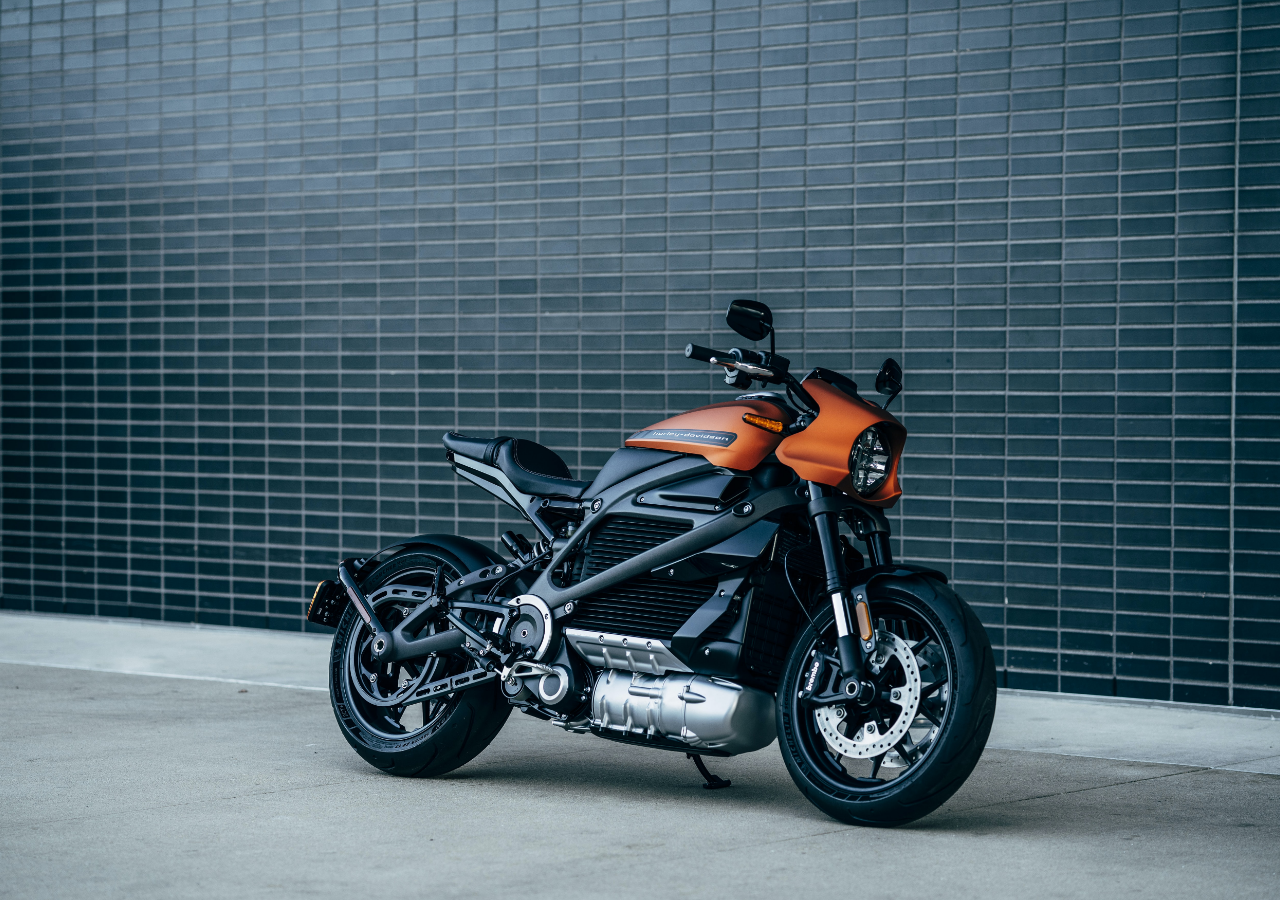
<file: 01.Full Page BG Image/index.html>
<!DOCTYPE html>
<html lang="en">
<head>
    <meta charset="UTF-8">
    <meta http-equiv="X-UA-Compatible" content="IE=edge">
    <meta name="viewport" content="width=device-width, initial-scale=1.0">
    <!-- CSS Stylesheet  -->
    <link rel="stylesheet" href="style.css">
    <title>Full Page BG Image</title>
</head>
<body>
    <header></header>
</body>
</html>
</file>
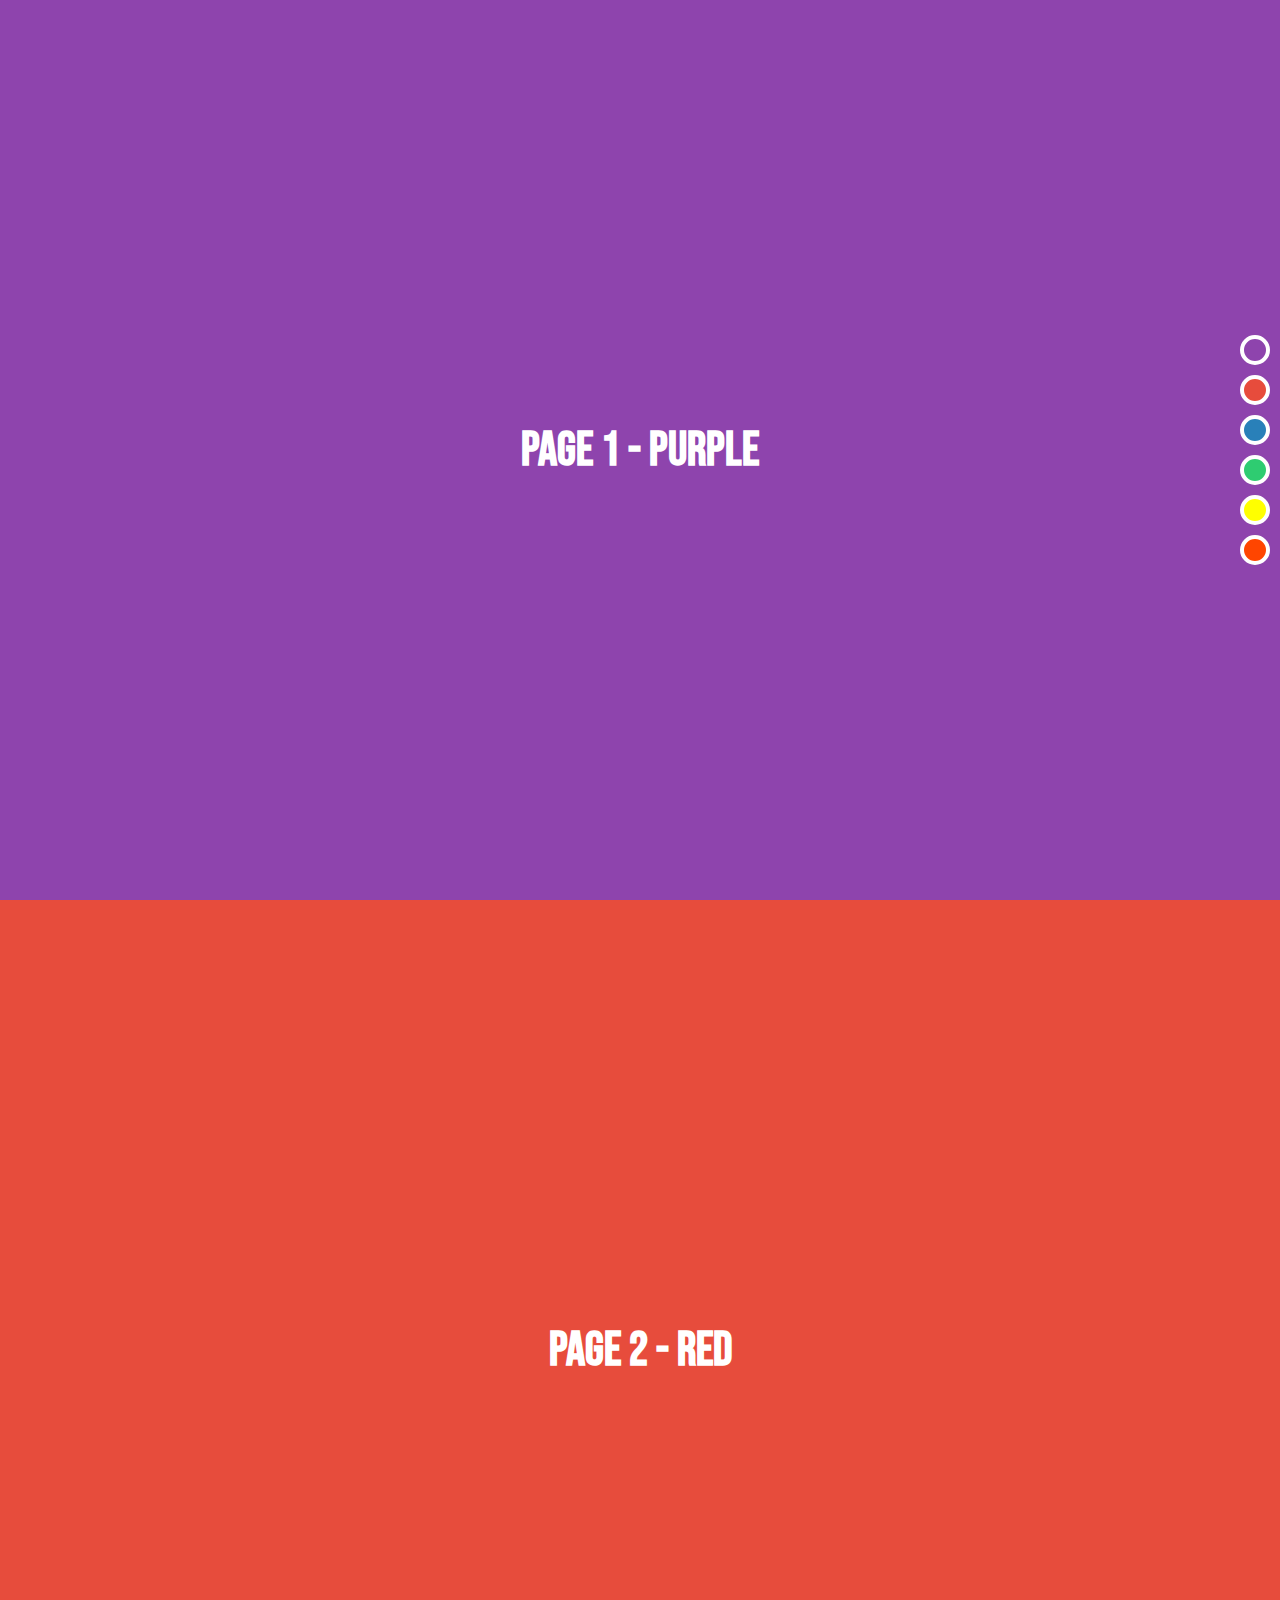
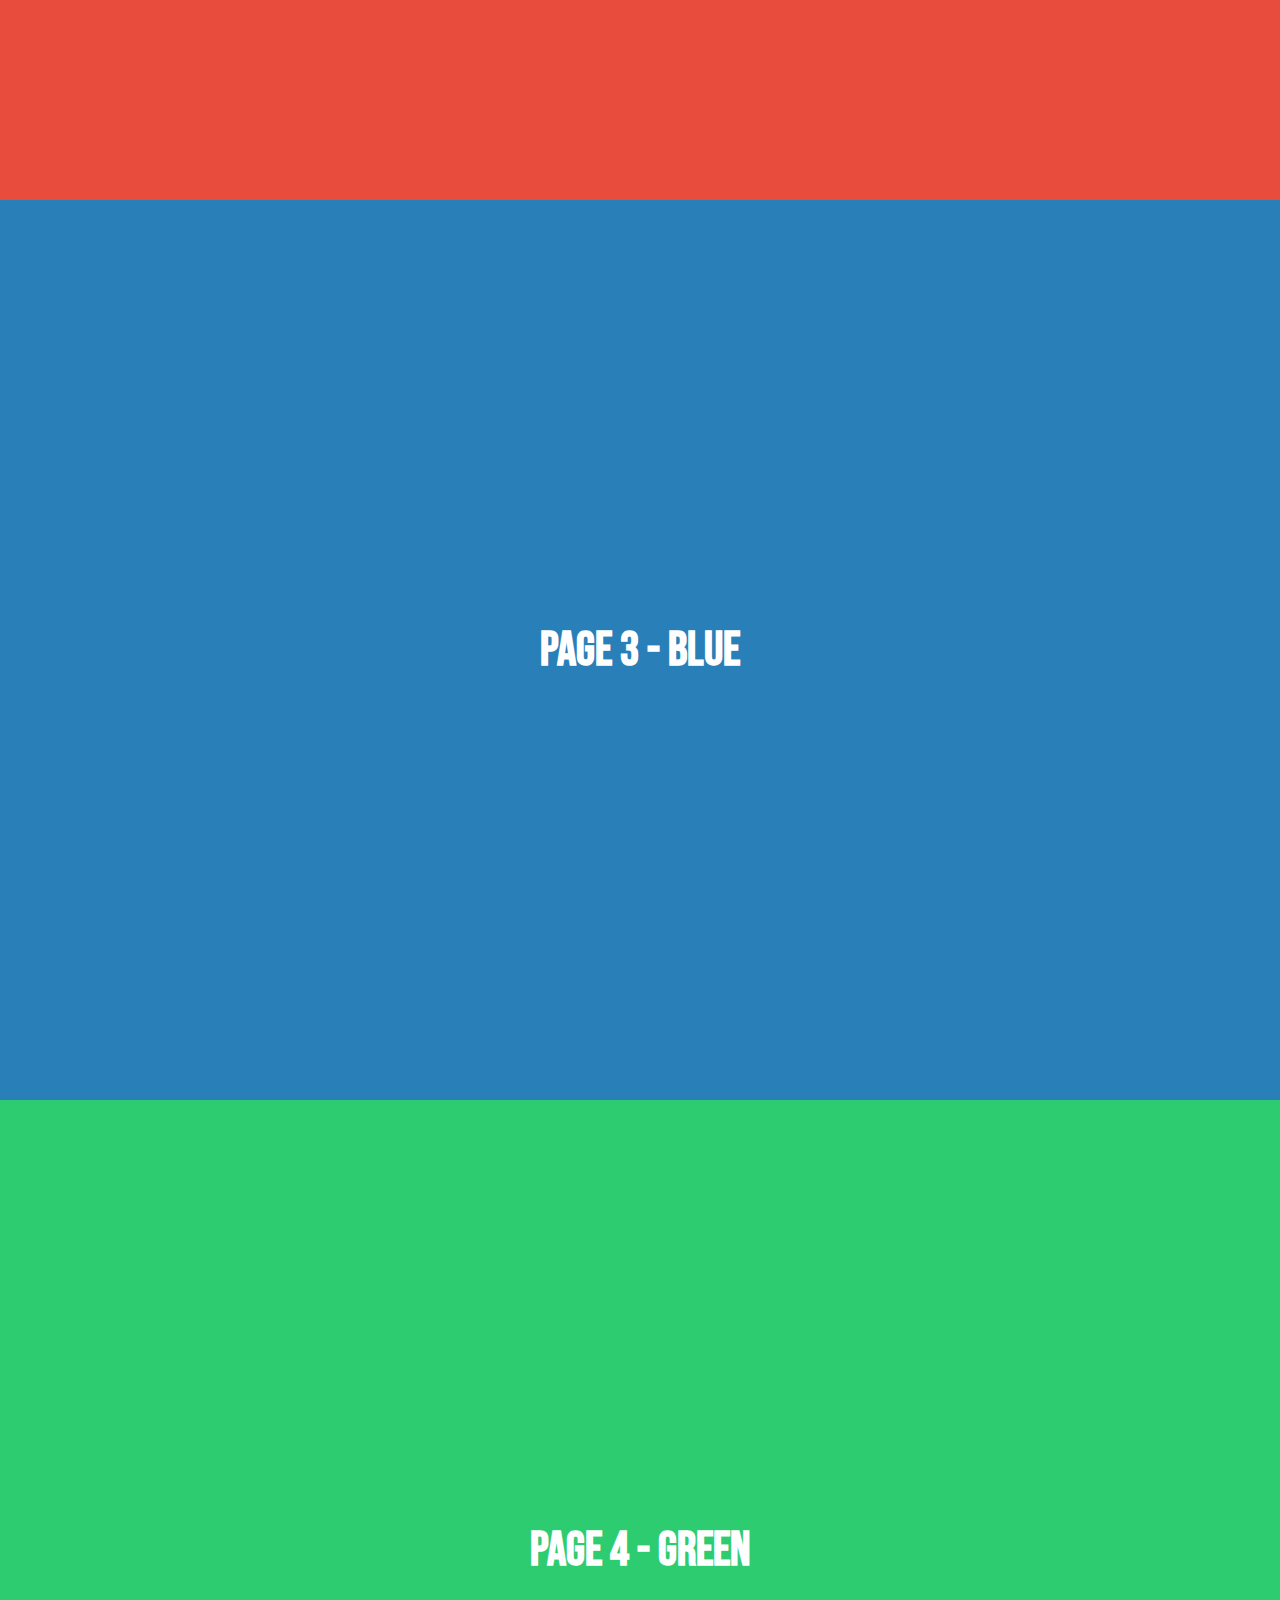
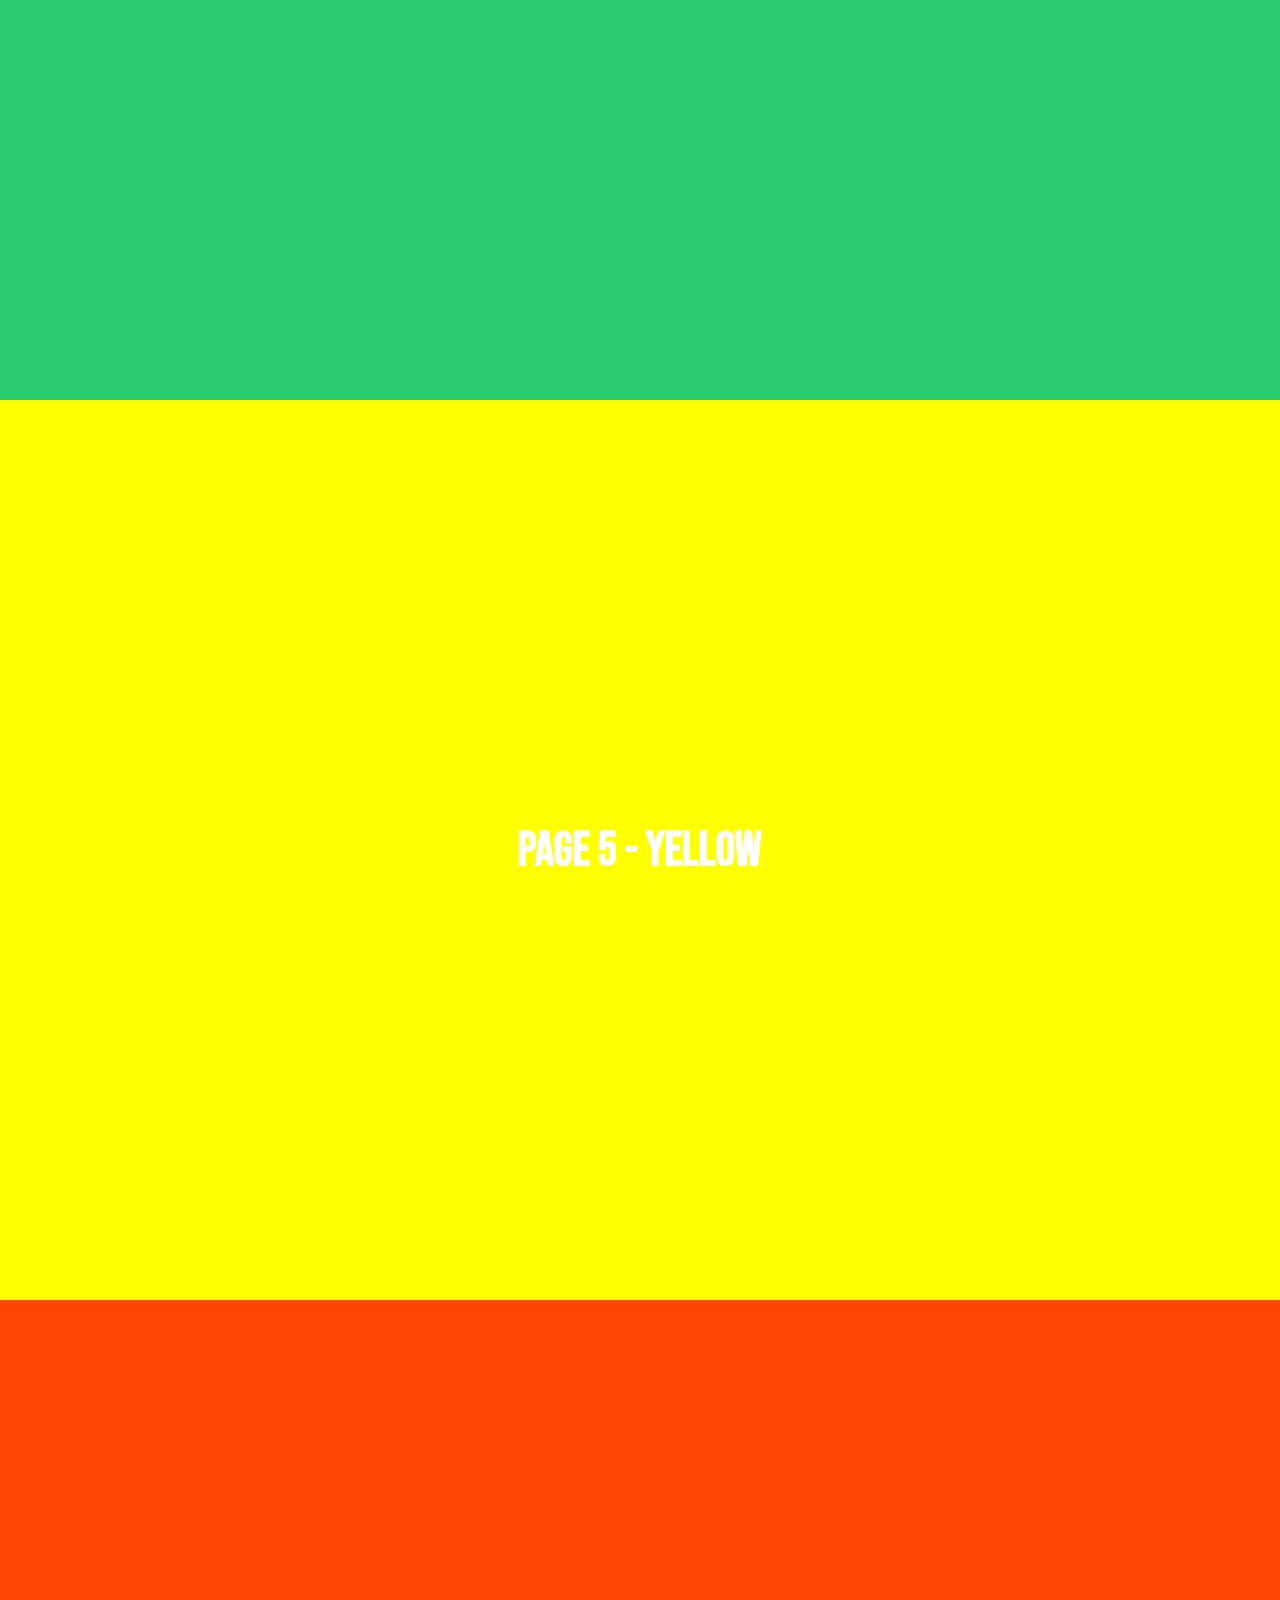
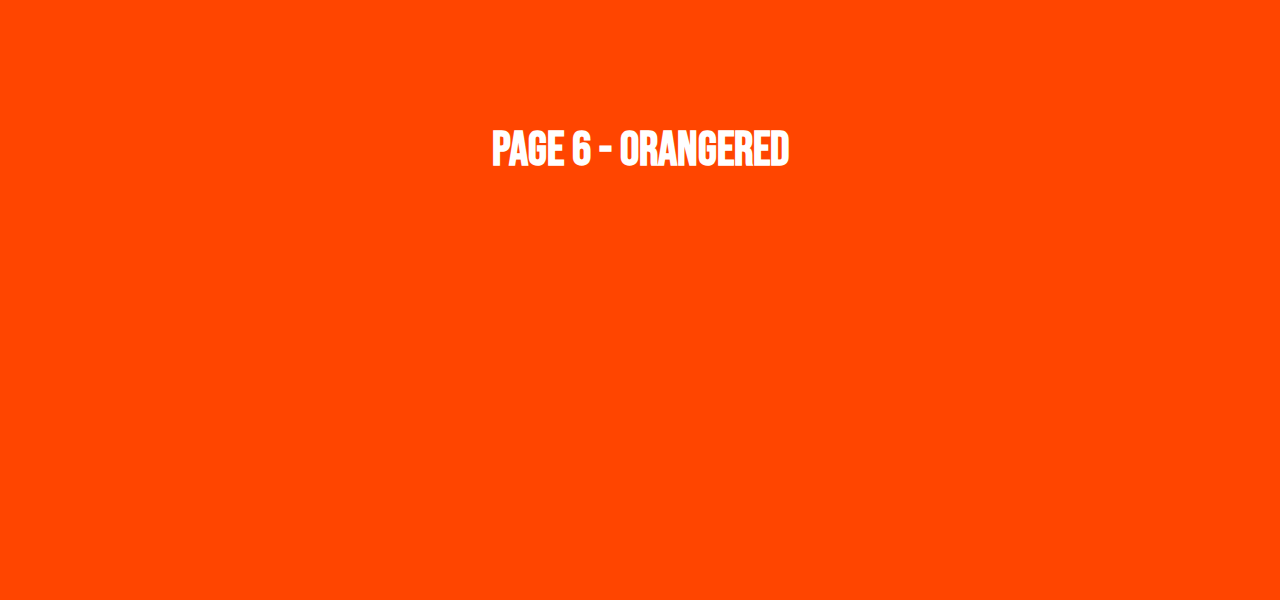
<file: 02.Smooth Scroll/index.html>
<!DOCTYPE html>
<html lang="en">
<head>
    <meta charset="UTF-8">
    <meta http-equiv="X-UA-Compatible" content="IE=edge">
    <meta name="viewport" content="width=device-width, initial-scale=1.0">

    <!-- CSS Stylesheet  -->
    <link rel="stylesheet" href="style.css">

    <!-- Google Fonts API -->
    <link href="https://fonts.googleapis.com/css2?family=Bebas+Neue&display=swap" rel="stylesheet">

    <title>Smooth Scroll</title>
</head>
<body>
    <nav>
        <a href="#page-1"></a>
        <a href="#page-2"></a>
        <a href="#page-3"></a>
        <a href="#page-4"></a>
        <a href="#page-5"></a>
        <a href="#page-6"></a>
    </nav>

    <section id="page-1">Page 1 - PURPLE</section>
    <section id="page-2">Page 2 - RED</section>
    <section id="page-3">Page 3 - BLUE</section>
    <section id="page-4">Page 4 - GREEN</section>
    <section id="page-5">Page 5 - YELLOW</section>
    <section id="page-6">Page 6 - ORANGERED</section>
</body>
</html>
</file>
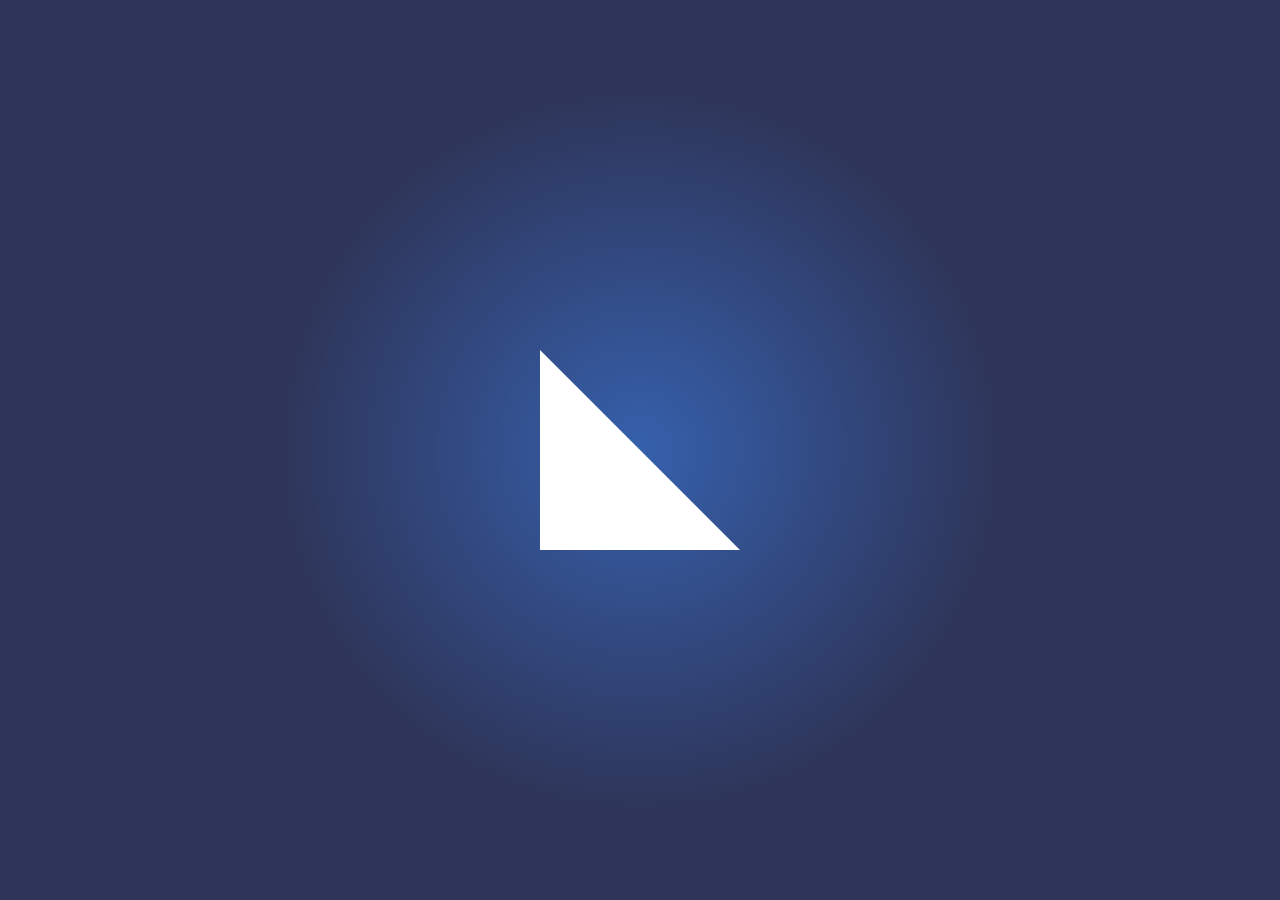
<file: 03.Triangle Shape/index.html>
<!DOCTYPE html>
<html lang="en">
<head>
    <meta charset="UTF-8">
    <meta http-equiv="X-UA-Compatible" content="IE=edge">
    <meta name="viewport" content="width=device-width, initial-scale=1.0">

    <!-- CSS Stylesheet  -->
    <link rel="stylesheet" href="style.css">

    <title>Triangle Shape</title>
</head>
<body>
    <div class="triangle"></div>
</body>
</html>
</file>
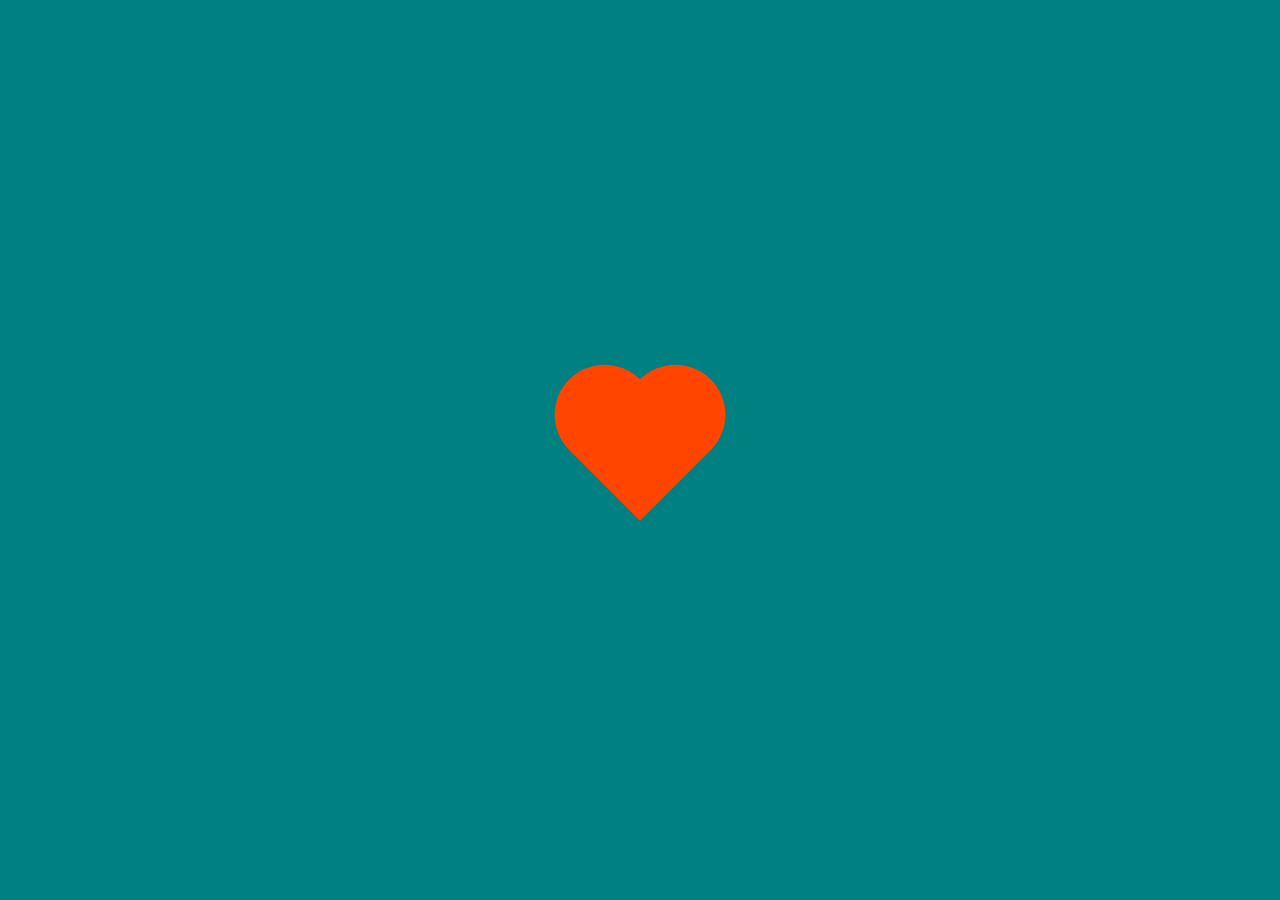
<file: 04.Heart Shape/index.html>
<!DOCTYPE html>
<html lang="en">
<head>
    <meta charset="UTF-8">
    <meta http-equiv="X-UA-Compatible" content="IE=edge">
    <meta name="viewport" content="width=device-width, initial-scale=1.0">

    <!-- CSS Stylesheet  -->
    <link rel="stylesheet" href="style.css">

    <title>Heart Shape</title>
</head>
<body>
    <div class="heart"></div>
</body>
</html>
</file>
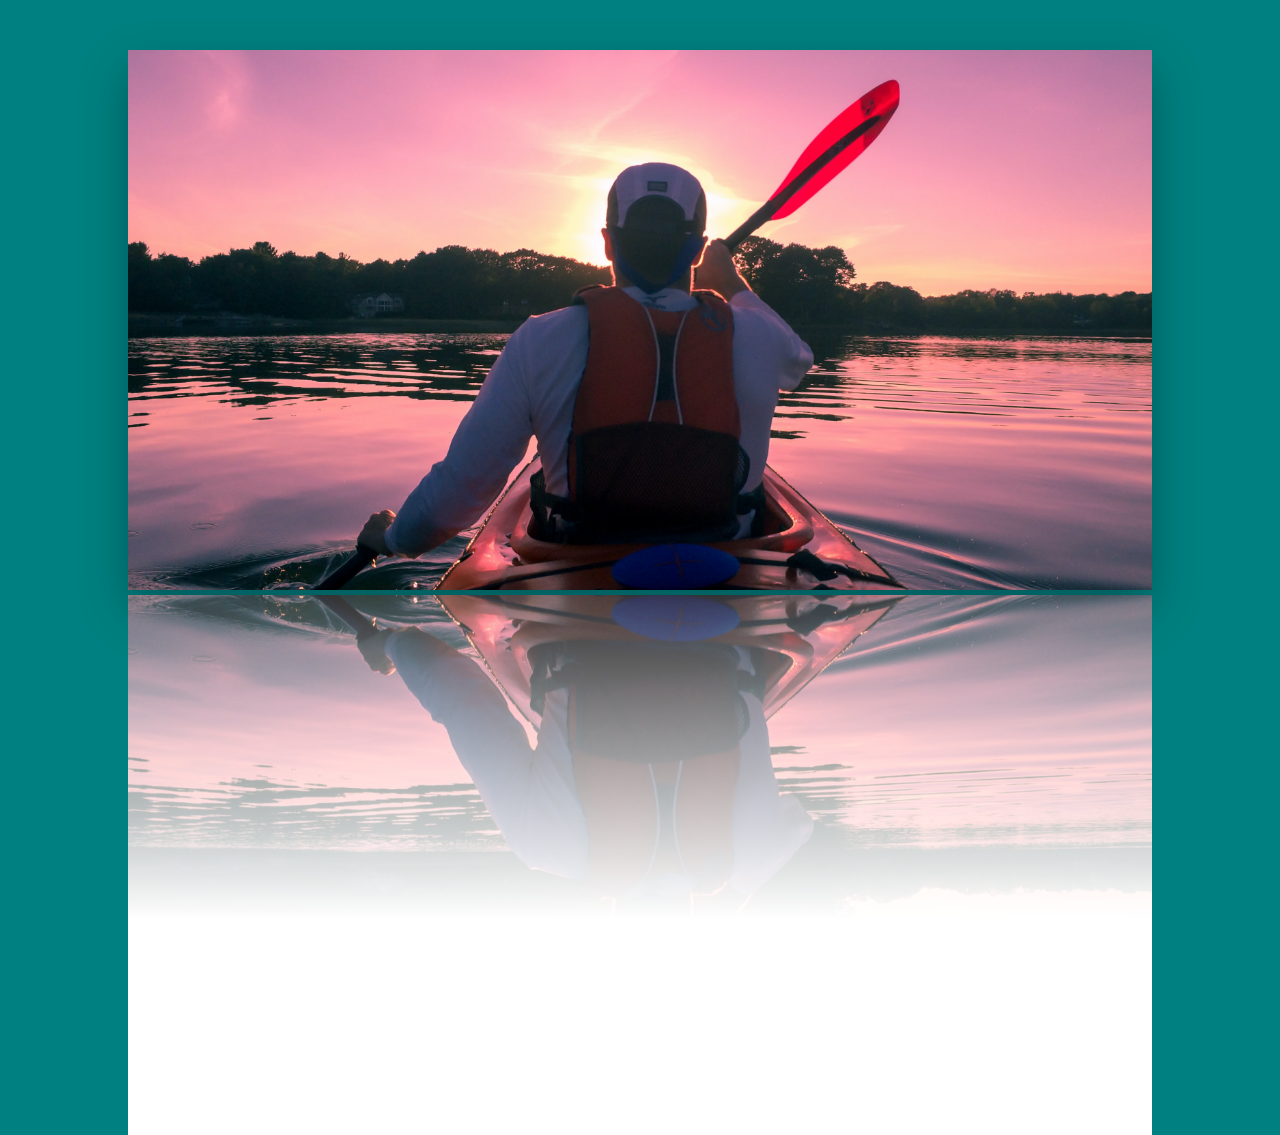
<file: 06.Image Reflection/index.html>
<!DOCTYPE html>
<html lang="en">
<head>
    <meta charset="UTF-8">
    <meta http-equiv="X-UA-Compatible" content="IE=edge">
    <meta name="viewport" content="width=device-width, initial-scale=1.0">

    <!-- CSS Stylesheet -->
    <link rel="stylesheet" href="style.css">
    
    <title>Image Reflection</title>
</head>
<body>
    
    <div class="bg"></div>

</body>
</html>
</file>
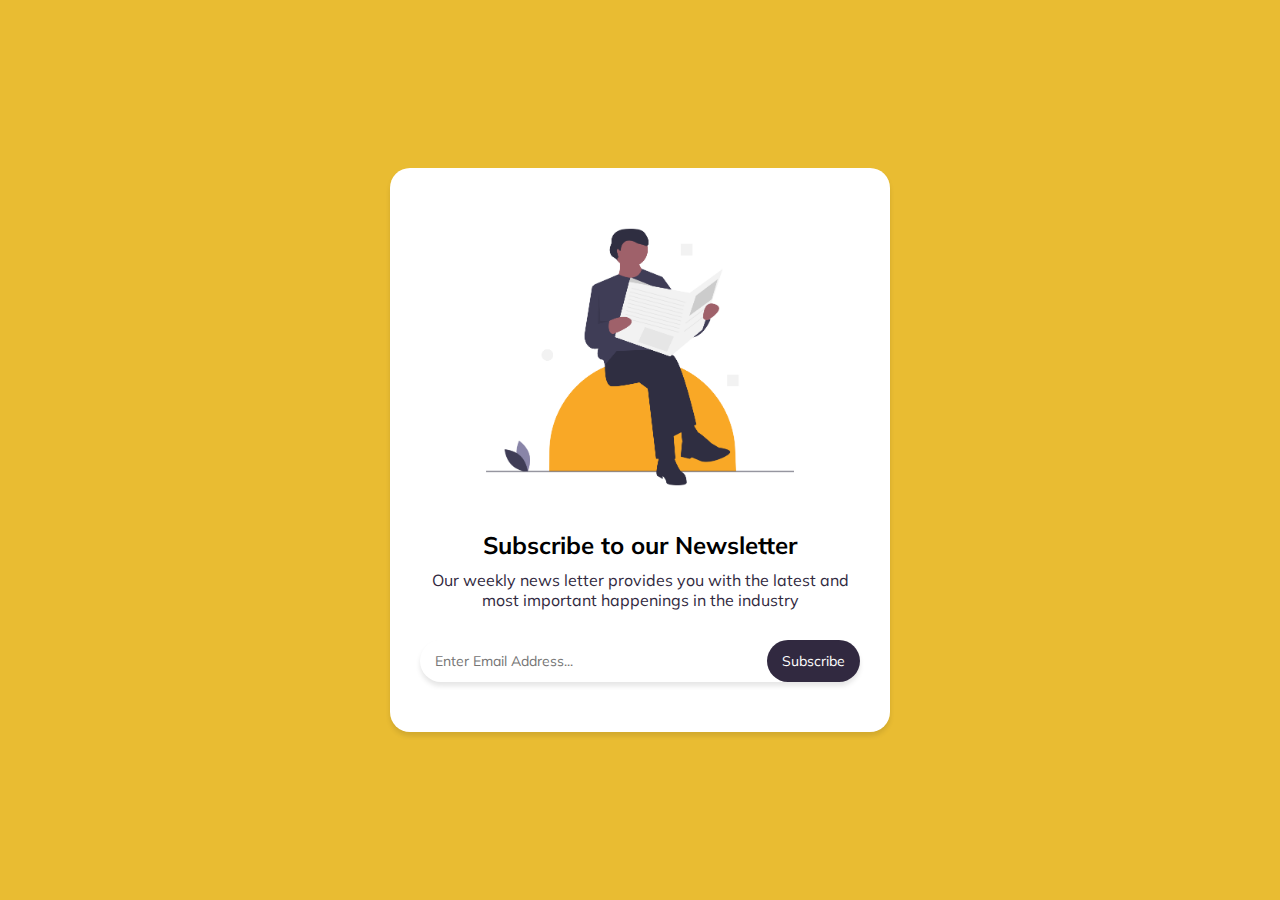
<file: 07.Newsletter Design/index.html>
<!DOCTYPE html>
<html lang="en">
<head>
    <meta charset="UTF-8">
    <meta http-equiv="X-UA-Compatible" content="IE=edge">
    <meta name="viewport" content="width=device-width, initial-scale=1.0">

    <!-- CSS Stylesheet -->
    <link rel="stylesheet" href="style.css">

    <!-- Google Font API -->
    <link href="https://fonts.googleapis.com/css2?family=Mulish:ital,wght@1,300&display=swap" rel="stylesheet">
    
    <title>Newsletter Design</title>
</head>
<body>
    
    <div class="box">
        <!-- undraw illustrations -->
        <img src="source.png" alt="illustration">
        <h2>Subscribe to our Newsletter</h2>
        <p>Our weekly news letter provides you with the latest and most important happenings in the industry</p> 
        <div class="form-control">
            <input type="email" class="input" placeholder="Enter Email Address...">
            <button class="btn">Subscribe</button>
        </div>
    </div>

</body>
</html>
</file>
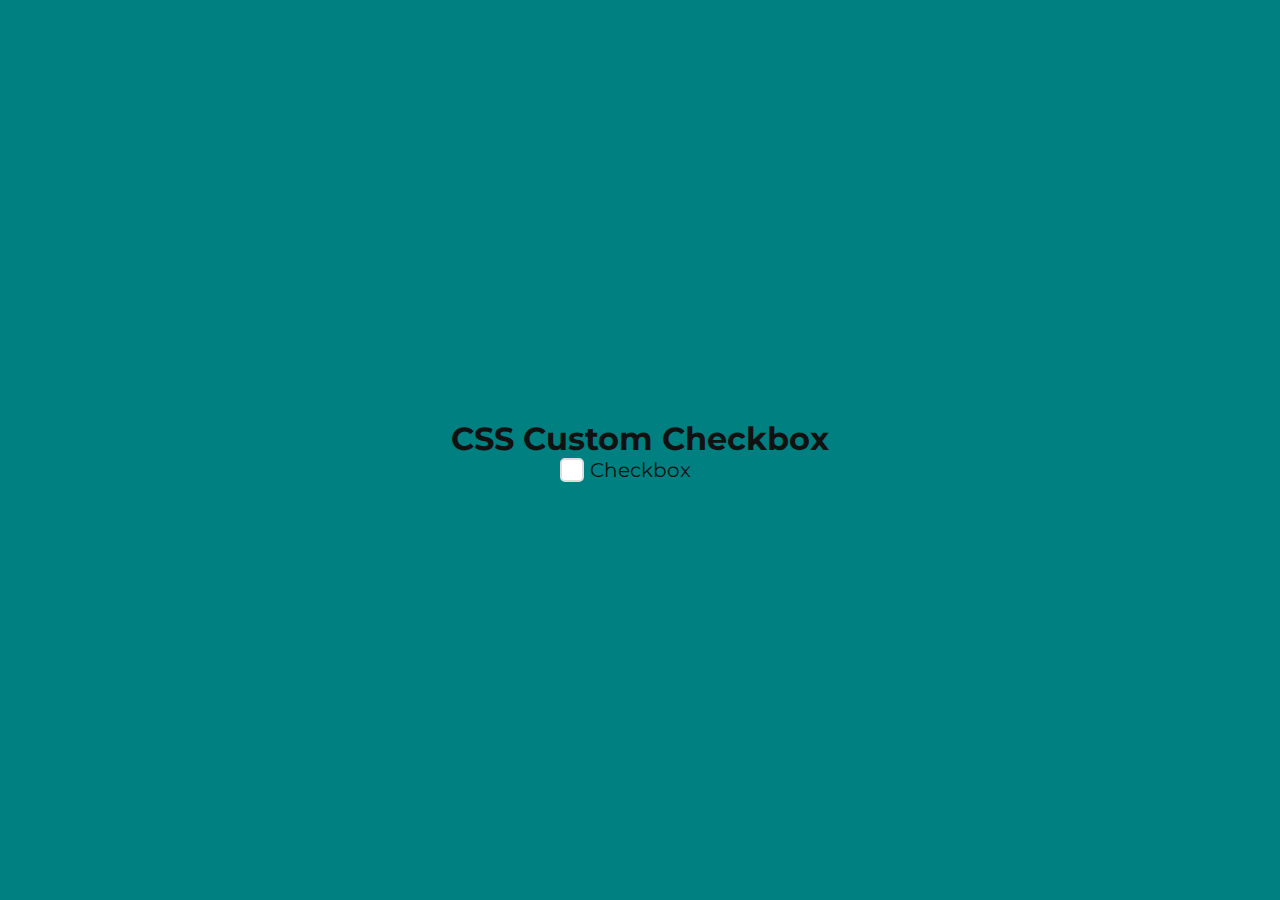
<file: 08.CSS Custom Checkbox/index.html>
<!DOCTYPE html>
<html lang="en">
<head>
    <meta charset="UTF-8">
    <meta http-equiv="X-UA-Compatible" content="IE=edge">
    <meta name="viewport" content="width=device-width, initial-scale=1.0">

    <!-- CSS Stylesheet -->
    <link rel="stylesheet" href="style.css">

    <!-- Google Font API -->
    <link href="https://fonts.googleapis.com/css2?family=Montserrat:ital@1&display=swap" rel="stylesheet">
    
    <title>CSS Custom Checkbox</title>
</head>
<body>

    <h1>CSS Custom Checkbox</h1>

    <div>
        <input type="checkbox" id="checkbox" class="checkbox">
        <label for="checkbox" class="label">Checkbox</label>
    </div>

</body>
</html>
</file>
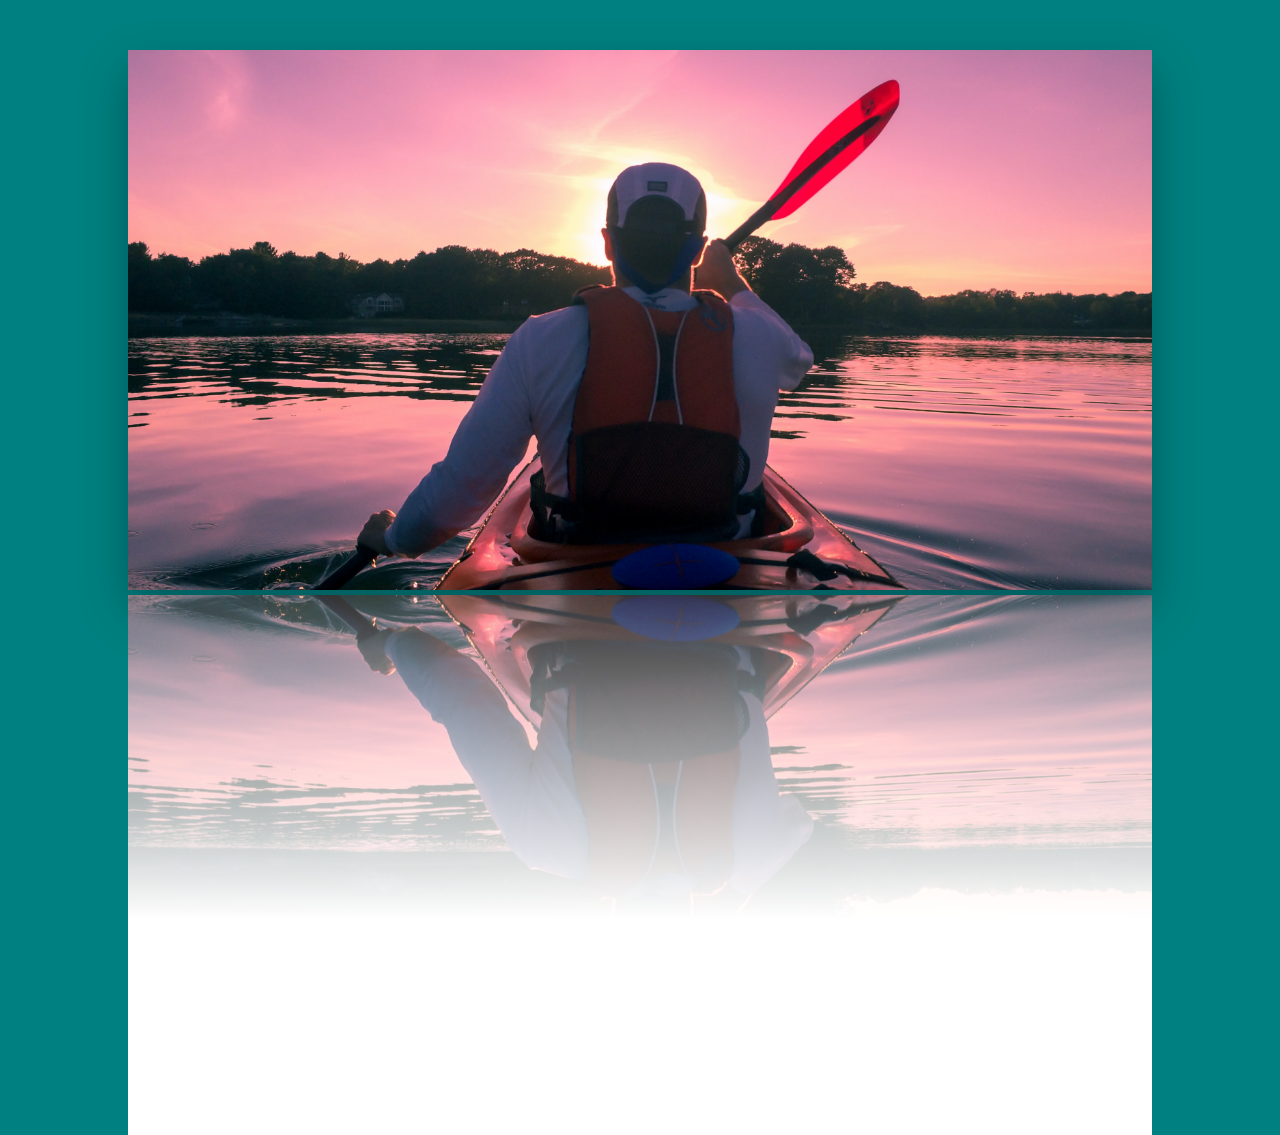
<file: 6.Image Reflection/index.html>
<!DOCTYPE html>
<html lang="en">
<head>
    <meta charset="UTF-8">
    <meta http-equiv="X-UA-Compatible" content="IE=edge">
    <meta name="viewport" content="width=device-width, initial-scale=1.0">

    <!-- CSS Stylesheet -->
    <link rel="stylesheet" href="style.css">
    
    <title>Newsletter Design</title>
</head>
<body>
    
    <div class="bg"></div>

</body>
</html>
</file>
<file: 01.Full Page BG Image/style.css>
/* CSS Full Page Background Image */
* {
    margin: 0;
    padding: 0;
    box-sizing: border-box;
}

header {
    background-image: url('./bg_img.jpg');
    background-size: cover;
    background-position: center center;
    width: 100vw;
    height: 100vh;
}
</file>
<file: 02.Smooth Scroll/style.css>
* {
    margin: 0;
    padding: 0;
    box-sizing: border-box;
}

html {
	scroll-behavior: smooth;
}

body {
	font-family: 'Bebas Neue', cursive;
}

section {
	color: #fff;
	font-size: 3em;
	font-weight: 800;
	display: flex;
	align-items: center;
	justify-content: center;
	height: 100vh;
}

#page-1, nav a:nth-of-type(1) {
	background-color: #8e44ad;
}

#page-2, nav a:nth-of-type(2) {
	background-color: #e74c3c;
}

#page-3, nav a:nth-of-type(3) {
	background-color: #2980b9;
}

#page-4, nav a:nth-of-type(4) {
	background-color: #2ecc71;
}

#page-5, nav a:nth-of-type(5) {
	background-color: #ffff00;
}

#page-6, nav a:nth-of-type(6) {
	background-color: #ff4500;
}

nav {
	position: fixed;
	top: 50%;
	right: 0;
	transform: translateY(-50%);
}

nav a {
	border: 4px solid #fff;
	border-radius: 50%;
	display: block;
	margin: 10px;
	height: 30px;
	width: 30px;
}
</file>
<file: 03.Triangle Shape/style.css>
* {
    margin: 0;
    padding: 0;
    box-sizing: border-box;
}

body {
    background-image: radial-gradient(
        circle 360px at 50% 50%,
        rgba(54, 96, 172, 1) 0%,
        rgba(46, 53, 89, 1) 100.2% );
        display: flex;
        align-items: center;
        justify-content: center;
        height: 100vh;
}

.triangle {
    width: 0;
    height: 0;
    border: 100px solid transparent;
    border-bottom-color: #fff;
    border-left-color: #fff;
}
</file>
<file: 04.Heart Shape/style.css>
* {
    padding: 0;
    margin: 0;
    justify-content: center;
}

body {
    display: flex;
    justify-content: center;
    align-items: center;
    min-height: 100vh;
    background-color: teal;
}

.heart {
    background: orangered;
    position: relative;
    height: 100px;
    width: 100px;
    transform: rotate(-45deg);
}

.heart::after {
    background: inherit;
    content: "";
    position: absolute;
    top: -50%;
    left: 0;
    height: 100px;
    width: 100px;
    border-radius: 50%;
}

.heart::before {
    background: inherit;
    content: "";
    position: absolute;
    top: 0;
    right: -50%;
    height: 100px;
    width: 100px;
    border-radius: 50%;
}
</file>
<file: 06.Image Reflection/style.css>
* {
    padding: 0;
    margin: 0;
    box-sizing: border-box;
    background-color: teal;
}

.bg {
    background-image: url(bg_img.jpg);
    background-size: cover;
    background-repeat: no-repeat;
    background-position: center center;
    box-shadow: 0 20px 45px rgba(0, 0, 0, 0.3);
    position: relative;
    margin: 50px auto;
    height: 60vh;
    width: 80vw;
}

.bg::after {
    background-image: inherit;
    background-size: cover;
    background-repeat: no-repeat;
    background-position: center center;
    position: absolute;
    bottom: -101%;
    content: "";
    width: inherit;
    height: inherit;
    transform: rotateX(180deg);
}

.bg::before {
    background-image: linear-gradient(to bottom, rgba(255, 255, 255, 0.2), #ffffff 60%, #ffffff);
    position: absolute;
    bottom: -101%;
    content: "";
    height: inherit;
    width: inherit;
    z-index: 100;
}
</file>
<file: 07.Newsletter Design/style.css>
* {
    padding: 0;
    margin: 0;
    box-sizing: border-box;
}

body {
    background-color: #e9bc32;
    font-family: 'Mulish', sans-serif;
    display: flex;
    align-items: center;
    justify-content: center;
    height: 100vh;
    margin: 0;
}

.box {
    background-color: #fff;
    border-radius: 20px;
    box-shadow: 0 4px 5px rgba(0, 0, 0, 0.1);
    padding: 30px;
    text-align: center;
    max-width: 500px;
}

.box img {
    width: 400px;
    max-width: 100%;
}

.box h2 {
    margin: 10px 0 0;
}

.box p {
    color: #312940;
    margin: 10px;
}

.form-control {
    margin: 30px 0 20px;
    position: relative;
}

.input {
    width: 100%;
    border: 0;
    font-size: 14px;
    font-family: inherit;
    border-radius: 50px;
    box-shadow: 0 4px 5px rgba(0, 0, 0, 0.1);
    height: 42px;
    padding: 12px 15px;
}

.btn {
    background-color: #312940;
    border: 0;
    font-size: 14px;
    font-family: inherit;
    border-radius: 50px;
    color: #fff;
    height: 42px;
    padding: 12px 15px;
    position: absolute;
    top: 0;
    right: 0;
}

.input:focus, .btn:focus {
    outline: none;
}
</file>
<file: 08.CSS Custom Checkbox/style.css>
* {
    padding: 0;
    margin: 0;
    box-sizing: border-box;
}

body {
    display: flex;
    flex-direction: column;
    justify-content: center;
    align-items: center;
    min-height: 100vh;
    font-family: 'Montserrat', sans-serif;
    color: #111;
    background-color: teal;
}

.checkbox {
    position: absolute;  /* relative to window */
    left: -999px;
}

.label {
    position: relative;
    font-size: 20px;
    cursor: pointer;
}

.label::before {
    position: absolute;
    content: "";
    background-color: #fff;
    border: 2px solid #ddd;
    border-radius: 5px;
    display: inline-block;
    width: 20px;
    height: 20px;
    left: -30px;
}

.label::after {
    position: absolute;
    content: "\2713";
    border-radius: 5px;
    display: inline-block;
    left: -25px;
    color: #2ecc71;
    transform: scale(0);
    transition: transform 0.2s linear;
}

.checkbox:checked + .label::after {
    transform: scale(1);
}
</file>
<file: 6.Image Reflection/style.css>
* {
    padding: 0;
    margin: 0;
    box-sizing: border-box;
    background-color: teal;
}

.bg {
    background-image: url(bg_img.jpg);
    background-size: cover;
    background-repeat: no-repeat;
    background-position: center center;
    box-shadow: 0 20px 45px rgba(0, 0, 0, 0.3);
    position: relative;
    margin: 50px auto;
    height: 60vh;
    width: 80vw;
}

.bg::after {
    background-image: inherit;
    background-size: cover;
    background-repeat: no-repeat;
    background-position: center center;
    position: absolute;
    bottom: -101%;
    content: "";
    width: inherit;
    height: inherit;
    transform: rotateX(180deg);
}

.bg::before {
    background-image: linear-gradient(to bottom, rgba(255, 255, 255, 0.2), #ffffff 60%, #ffffff);
    position: absolute;
    bottom: -101%;
    content: "";
    height: inherit;
    width: inherit;
    z-index: 100;
}
</file>
